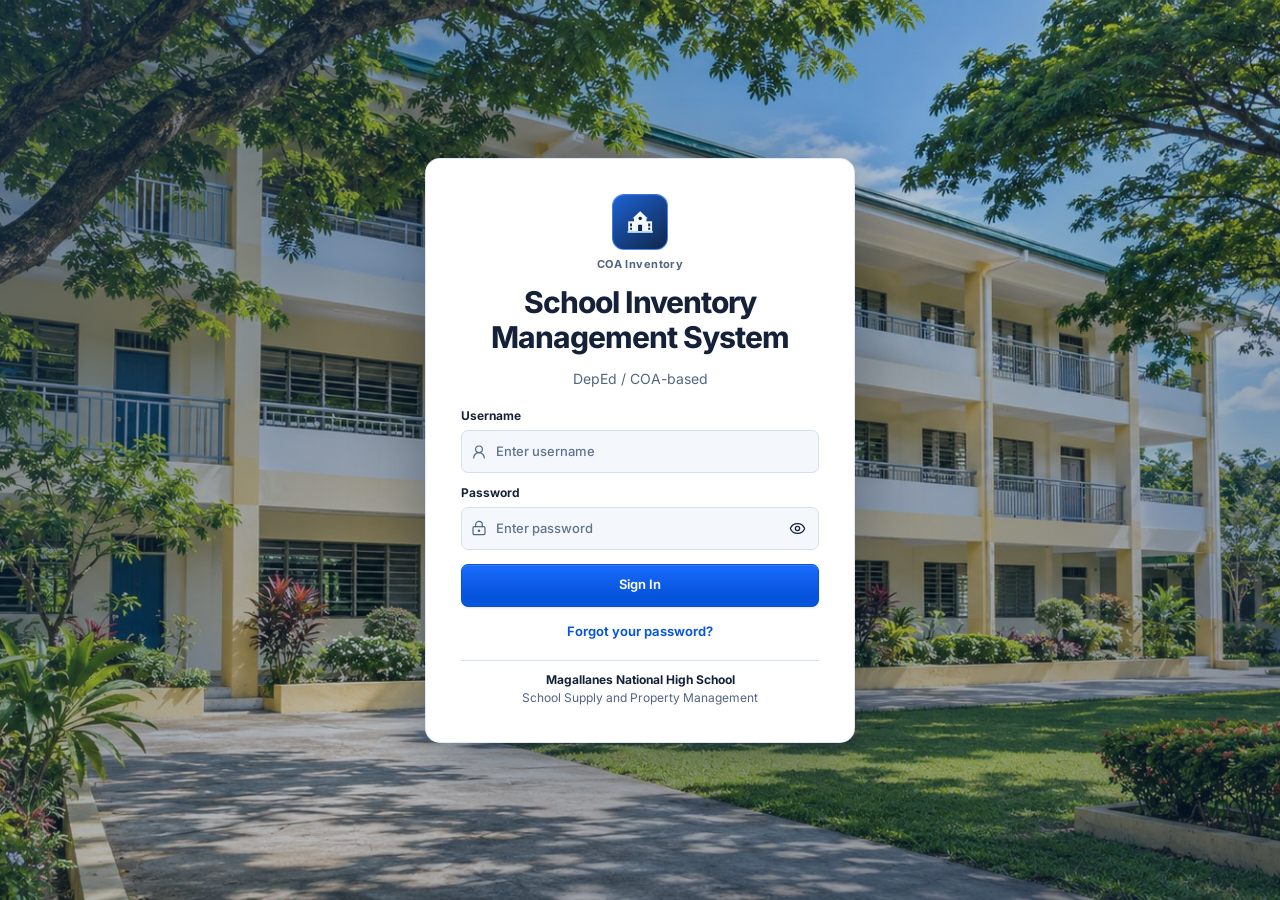
<file: index.html>
<!doctype html>
<html lang="en">
<head>
  <meta charset="utf-8">
  <meta name="viewport" content="width=device-width, initial-scale=1">
  <meta name="theme-color" content="#132d51">
  <meta name="description" content="School inventory and property management for Magallanes National High School">
  <title>Sign In | COA Inventory</title>
  <link rel="icon" href="icons/icon-192.png">
  <link rel="manifest" href="manifest.json">
  <link rel="stylesheet" href="css/app.css">
  <script src="libs/lucide.min.js" defer></script>
  <script src="libs/socket.io.min.js" defer></script>
  <script src="libs/jsQR.js" defer></script>
  <script type="module" src="js/app.js"></script>
</head>
<body data-page="index">
  <div id="app" aria-busy="true"><main class="page"><p class="muted">Loading sign in…</p></main></div>
  <div id="toast" class="toast" role="status" aria-live="polite" hidden></div>
  <dialog id="dialog" aria-labelledby="dialog-title"></dialog>
  <noscript><p>This application needs JavaScript to connect to the inventory service.</p></noscript>
</body>
</html>
</file>
<file: css/app.css>
/* School Inventory Management System */
@font-face {
  font-family: Inter;
  src: url('../fonts/inter-latin-ext-wght-normal.woff2') format('woff2');
  font-weight: 100 900;
  font-style: normal;
  font-display: swap;
  unicode-range: U+0100-02BA,U+02BD-02C5,U+02C7-02CC,U+02CE-02D7,U+02DD-02FF,U+0304,U+0308,U+0329,U+1D00-1DBF,U+1E00-1E9F,U+1EF2-1EFF,U+2020,U+20A0-20AB,U+20AD-20C0,U+2113,U+2C60-2C7F,U+A720-A7FF;
}
@font-face {
  font-family: Inter;
  src: url('../fonts/inter-latin-wght-normal.woff2') format('woff2');
  font-weight: 100 900;
  font-style: normal;
  font-display: swap;
  unicode-range: U+0000-00FF,U+0131,U+0152-0153,U+02BB-02BC,U+02C6,U+02DA,U+02DC,U+0304,U+0308,U+0329,U+2000-206F,U+20AC,U+2122,U+2191,U+2193,U+2212,U+2215,U+FEFF,U+FFFD;
}

:root {
  color-scheme: light;
  --font: Inter, "Segoe UI Variable", "Segoe UI", Roboto, Arial, sans-serif;
  --body: #edf3fa;
  --surface: #fff;
  --surface-alt: #f4f7fc;
  --surface-strong: #e7eff9;
  --text: #152138;
  --muted: #536581;
  --faint: #60728e;
  --line: #d5e1ef;
  --blue: #0755dc;
  --blue-dark: #0649bd;
  --blue-wash: #e8f1ff;
  --green: #146b40;
  --green-wash: #dff5e8;
  --amber: #855400;
  --amber-wash: #fff0cc;
  --red: #a92439;
  --red-wash: #ffe8ec;
  --purple: #6240ac;
  --purple-wash: #f0eaff;
  --sidebar: #132d51;
  --sidebar-end: #0c2342;
  --sidebar-w: 222px;
  --topbar-h: 65px;
  --radius: 10px;
  --shadow: 0 1px 2px #173a6810, 0 5px 18px #29497608;
}

html[data-theme="dark"], body[data-theme="dark"], body.dark, html.dark {
  color-scheme: dark;
  --body: #101a2a;
  --surface: #18263b;
  --surface-alt: #1c2b42;
  --surface-strong: #253955;
  --text: #eaf1fb;
  --muted: #a9bad0;
  --faint: #98aac0;
  --line: #344964;
  --blue: #77a9ff;
  --blue-dark: #6498f0;
  --blue-wash: #213e65;
  --green: #93deaf;
  --green-wash: #1c453a;
  --amber: #ffcf70;
  --amber-wash: #473a24;
  --red: #ff9bac;
  --red-wash: #4a293a;
  --purple: #c9afff;
  --purple-wash: #392d57;
  --sidebar: #142847;
  --sidebar-end: #101e34;
  --shadow: 0 1px 2px #020b17a0;
}

*, *::before, *::after { box-sizing: border-box; }
html { min-height: 100%; }
body { margin: 0; min-height: 100vh; color: var(--text); background: var(--body); font: 14px/1.48 var(--font); font-optical-sizing: auto; }
::selection { background: #246ff9; color: #fff; }
button, input, select, textarea { font: inherit; }
button, summary, select { cursor: pointer; }
button:disabled, input:disabled, select:disabled { cursor: not-allowed; opacity: .57; }
input, textarea { min-width: 0; }
input[type="checkbox"], input[type="radio"] { min-height: auto; min-width: auto; accent-color: #1766e9; }
:focus-visible { outline: 3px solid #528dff; outline-offset: 3px; }
a { color: var(--blue); text-decoration: none; }
a:hover { text-decoration: underline; text-underline-offset: 3px; }
img, canvas, video { max-width: 100%; }
svg { flex-shrink: 0; vertical-align: middle; }
[hidden] { display: none !important; }
h1, h2, h3, h4, p { margin: 0; }
h1 { font-size: clamp(24px, 2.2vw, 31px); line-height: 1.18; font-weight: 750; letter-spacing: -.035em; }
h2 { font-size: 17px; line-height: 1.35; font-weight: 730; letter-spacing: -.015em; }
h3 { font-size: 15px; line-height: 1.35; font-weight: 710; }
h4 { font-size: 13px; font-weight: 700; }
small, .small { font-size: 12px; }
hr { margin: 14px 0; border: 0; border-top: 1px solid var(--line); }
.muted, .subtitle, .secondary-text, .help, .hint { color: var(--muted); }
.help, .hint { font-size: 12px; }
.nowrap { white-space: nowrap; }
.grow, .stretch { flex: 1; min-width: 0; }
.spacer { flex: 1; }
.strong { font-weight: 700; }
.numeric, .number, [data-type="number"] { text-align: right; font-variant-numeric: tabular-nums; }
.sr-only, .visually-hidden { position: absolute; width: 1px; height: 1px; margin: -1px; padding: 0; overflow: hidden; clip-path: inset(50%); white-space: nowrap; border: 0; }

/* Persistent application navigation */
.app-shell, .shell { display: grid; grid-template-columns: var(--sidebar-w) minmax(0,1fr); min-height: 100vh; }
.sidebar { display: flex; flex-direction: column; position: sticky; inset-block-start: 0; align-self: start; height: 100dvh; z-index: 20; min-width: 0; color: #e6effb; background: linear-gradient(164deg,var(--sidebar) 1%,var(--sidebar-end) 87%); border-right: 1px solid #092143; }
.brand { display: flex; gap: 11px; align-items: center; min-height: var(--topbar-h); padding: 11px 16px; color: #fff; font-size: 16px; font-weight: 740; letter-spacing: -.015em; border-bottom: 1px solid #b6d3ff22; background: linear-gradient(120deg,#d4e6ff10,#d4e6ff00 74%); }
.brand:hover { color: #fff; text-decoration: none; }
.brand-mark, .brand-icon, .logo-mark { display: inline-grid; place-items: center; flex: none; width: 36px; height: 36px; color: #fff; background: linear-gradient(155deg,#397bf9,#0a50cc); border: 1px solid #ffffff38; border-radius: 8px; box-shadow: inset 0 1px #ffffff28; }
.brand-mark img, .brand-icon img, .logo-mark img { display: block; width: 100%; height: 100%; border-radius: inherit; }
.brand-mark svg, .brand-icon svg, .logo-mark svg { width: 21px; height: 21px; }
.brand small { display: block; color: #b8cee9; font-weight: 500; font-size: 10px; letter-spacing: .01em; }
.nav, .sidebar-nav { display: grid; align-content: start; flex: 1; min-height: 0; overflow-y: auto; padding: 13px 9px; gap: 3px; }
.nav-label { margin: 9px 10px 6px; color: #a5bedf; font-size: 10px; font-weight: 650; text-transform: uppercase; letter-spacing: .08em; }
.nav-link, .sidebar nav a, .sidebar nav button { display: flex; align-items: center; gap: 10px; min-height: 40px; width: 100%; padding: 8px 11px; border: 1px solid transparent; border-radius: 7px; color: #e6effb; background: transparent; font-weight: 560; line-height: 1.22; text-align: left; white-space: nowrap; }
.nav-link svg, .sidebar nav a svg, .sidebar nav button svg { width: 17px; height: 17px; }
.nav-link:hover, .sidebar nav a:hover, .sidebar nav button:hover { background: #c3d9ff18; color: white; text-decoration: none; }
.nav-link.active, .sidebar nav .active, .sidebar nav [aria-current="page"], .nav-link[aria-current="page"] { background: linear-gradient(180deg,#2677ff,#135de5); color: #fff; border-color: #5592ff55; box-shadow: 0 3px 7px #06142950, inset 0 1px #fff2; }
.sidebar-bottom, .sidebar-foot { padding: 12px 13px; margin-top: auto; border-top: 1px solid #b6d3ff22; color: #c0d1e7; font-size: 12px; }
.sidebar-bottom a, .sidebar-foot a { color: #edf4ff; }
.sidebar-backdrop, .nav-backdrop { display: none; }
.app-main, .app-content, .workspace { min-width: 0; }
.topbar { position: sticky; inset-block-start: 0; z-index: 10; min-height: var(--topbar-h); display: flex; align-items: center; justify-content: space-between; gap: 14px; background: var(--surface); border-bottom: 1px solid var(--line); padding: 8px clamp(15px,2.4vw,30px); }
.topbar-title, .school-name { display: block; color: var(--text); font-weight: 730; line-height: 1.24; }
.school { min-width: 0; line-height: 1.24; }
.school strong { display: block; font-weight: 730; }
.topbar small, .school-subtitle { display: block; color: var(--muted); font-size: 11px; line-height: 1.4; }
.topbar-actions, .topbar-right, .account { display: flex; align-items: center; gap: 9px; margin-left: auto; }
.account { gap: 8px; }
.topbar .account-name, .user-name { display: block; color: var(--text); font-size: 12px; font-weight: 700; line-height: 1.2; }
.avatar { display: inline-grid; place-items: center; width: 35px; height: 35px; border-radius: 50%; background: var(--blue-wash); color: var(--blue); border: 1px solid var(--line); font-size: 12px; font-weight: 740; flex: none; overflow: hidden; }
.avatar img, img.avatar { object-fit: cover; }
.account-menu { position: relative; }
.account-menu summary { display: flex; align-items: center; gap: 8px; list-style: none; border-radius: 8px; padding: 3px; }
.account-menu summary::-webkit-details-marker { display: none; }
.account-menu summary > svg { width: 14px; height: 14px; color: var(--muted); }
.account-menu summary:hover { background: var(--surface-alt); }
.account-popover { position: absolute; z-index: 30; inset: calc(100% + 7px) 0 auto auto; min-width: 166px; display: grid; gap: 4px; padding: 7px; background: var(--surface); border: 1px solid var(--line); border-radius: 9px; box-shadow: 0 8px 24px #122f5138; }
.account-popover .btn { justify-content: flex-start; border-color: transparent; }
.sidebar-version { display: block; margin: 3px 5px; font-size: 11px; }
.menu-toggle, .nav-toggle { display: inline-grid; }
.page, .page-content, .content { width: 100%; max-width: 1680px; margin-inline: auto; padding: 22px clamp(14px,2.4vw,30px) 36px; min-width: 0; }
.page-head, .page-header { display: flex; align-items: center; justify-content: space-between; flex-wrap: wrap; gap: 10px 18px; margin-bottom: 17px; }
.page-title, .page-head h1 { display: flex; align-items: center; gap: 10px; }
.page-title svg, .page-head h1 svg { color: var(--blue); width: 28px; height: 28px; }
.page-head p, .page-header p { color: var(--muted); font-size: 13px; margin-top: 4px; }
.page-meta, .today { color: var(--muted); font-variant-numeric: tabular-nums; font-size: 13px; }
.date-chip { display: inline-flex; align-items: center; gap: 6px; color: var(--muted); font-size: 12px; font-weight: 620; font-variant-numeric: tabular-nums; }
.date-chip svg { width: 15px; height: 15px; color: var(--blue); }

/* Shared surfaces, controls, filters and tables */
.panel, .card { min-width: 0; border: 1px solid var(--line); border-radius: var(--radius); background: var(--surface); box-shadow: var(--shadow); }
.panel-head, .card-head { display: flex; align-items: center; justify-content: space-between; flex-wrap: wrap; gap: 8px; padding: 13px 15px; border-bottom: 1px solid var(--line); }
.panel-head p, .card-head p { color: var(--muted); font-size: 12px; margin-top: 3px; }
.panel-body, .card-body, .pad, .padded { padding: 15px; }
.panel-body > :is(.toolbar,.tabs):first-child, .panel-body > div:first-child > :is(.toolbar,.tabs):first-child { padding-top: 0; }
.panel > .toolbar, .card > .toolbar, .panel > .tabs, .card > .tabs { padding-inline: 14px; }
.panel + .panel, .card + .panel { margin-top: 14px; }
.stack { display: grid; gap: 14px; }
.stack > .panel, .stack > .card, .two-col > .panel, .three-col > .panel, .scanner-grid > .panel, .dashboard-grid > .panel, .portal-grid > .panel { margin-top: 0; }
.row, .actions, .controls, .page-actions, .toolbar, .button-row, .form-actions { display: flex; align-items: center; flex-wrap: wrap; gap: 8px; }
.row.between, .between { justify-content: space-between; }
.right, .form-actions, .actions.end { justify-content: flex-end; }
.toolbar { padding-block: 12px; }
.toolbar > :is(input[type="search"], .search, .searchbox, .search-box) { flex: 1 1 215px; }
.toolbar > :is(select, input[type="date"]) { flex: 0 1 165px; }
.search, .searchbox, .search-box, .input-icon { display: flex; position: relative; align-items: center; gap: 8px; color: var(--muted); }
label.search-box:has(> input) { display: flex; }
.search input, .searchbox input, .search-box input, .input-icon input { flex: 1; width: 100%; }
.search > svg, .searchbox > svg, .search-box > svg, .input-icon > svg { width: 16px; height: 16px; flex: none; }
.search-box > svg, .input-icon > svg { position: absolute; left: 10px; pointer-events: none; }
.search-box > input, .input-icon > input { padding-left: 34px !important; }
.input-icon:has(> button) > input { padding-right: 41px; }
.input-icon > button { position: absolute; right: 4px; border-color: transparent; }
.tabs, .mode-tabs, .segments { display: flex; align-items: center; gap: 6px; flex-wrap: nowrap; max-width: 100%; overflow-x: auto; padding-block: 9px; scrollbar-width: thin; }
.tab, .tabs > button, .tabs > a, .mode-tabs > button, .segments > button { display: inline-flex; align-items: center; justify-content: center; flex: none; gap: 6px; min-height: 35px; padding: 6px 12px; color: var(--muted); border-radius: 6px; border: 1px solid var(--line); background: var(--surface-alt); font-size: 12px; font-weight: 620; text-decoration: none; white-space: nowrap; }
.tabs svg, .mode-tabs svg, .segments svg { width: 15px; height: 15px; }
.tab:hover, .tabs > button:hover, .tabs > a:hover, .mode-tabs > button:hover, .segments > button:hover { color: var(--blue); border-color: var(--blue); }
.tab.active, .tabs > .active, .tabs > [aria-selected="true"], .mode-tabs > .active, .segments > .active { background: var(--blue-wash); color: var(--blue); border-color: color-mix(in srgb,var(--blue),transparent 60%); font-weight: 730; box-shadow: inset 0 -2px var(--blue); }
.mode-tabs > .active { background: #0858df; color: #fff; border-color: #0755d8; box-shadow: none; }
.tabs + .toolbar { border-top: 1px solid var(--line); }
.btn, .button, button:not([class]), input[type="submit"] { display: inline-flex; align-items: center; justify-content: center; gap: 7px; min-height: 36px; padding: 6px 12px; cursor: pointer; color: var(--text); background: var(--surface); border: 1px solid var(--line); border-radius: 7px; font-weight: 630; font-size: 13px; line-height: 1.2; text-decoration: none; white-space: nowrap; }
.btn:hover, .button:hover, button:not([class]):hover { background: var(--surface-alt); border-color: var(--faint); text-decoration: none; }
.btn svg, .button svg, button:not([class]) svg { width: 15px; height: 15px; }
.btn.primary, .btn-primary, .button.primary, button.primary, input[type="submit"] { color: #fff; background: linear-gradient(180deg,#1a6bfb,#0653dc 75%); border-color: #0752ce; box-shadow: inset 0 1px #fff2, 0 1px 2px #00266420; }
.btn.primary:hover, .btn-primary:hover, .button.primary:hover, button.primary:hover, input[type="submit"]:hover { color: #fff; background: #0649bd; border-color: #0649bd; }
.btn.success, button.success { color: #fff; background: linear-gradient(#20884f,#14723c); border-color: #116638; }
.btn.success:hover, button.success:hover { color: #fff; background: #105c33; border-color: #105c33; }
.btn.danger, button.danger { color: var(--red); border-color: color-mix(in srgb,var(--red),transparent 65%); }
.btn.danger:hover, button.danger:hover { background: var(--red-wash); border-color: var(--red); }
.btn.ghost, .ghost, .icon-btn, .icon-button { background: transparent; }
.icon-btn, .icon-button { display: inline-grid; place-items: center; place-content: center; width: 35px; height: 35px; padding: 0; color: var(--text); border: 1px solid var(--line); border-radius: 7px; flex: none; }
.icon-btn:hover, .icon-button:hover { background: var(--surface-strong); }
.icon-btn svg, .icon-button svg { width: 17px; height: 17px; }
.icon-btn > span, .icon-button > span { position: absolute; width: 1px; height: 1px; padding: 0; overflow: hidden; clip-path: inset(50%); white-space: nowrap; }
.text-button { appearance: none; border: 0; background: none; color: var(--blue); padding: 2px 0; justify-self: center; font-size: 13px; font-weight: 650; }
.text-button:hover { text-decoration: underline; text-underline-offset: 2px; }
.btn.small, .btn.sm, .button.small, table .btn { min-height: 29px; padding: 3px 8px; font-size: 11px; }
.btn.block, .full-width { width: 100%; }
label, .field-label { color: var(--text); font-size: 12px; font-weight: 680; }
.field, label:has(> :is(input:not([type="checkbox"],[type="radio"]), select, textarea)) { display: grid; align-content: start; gap: 5px; min-width: 0; }
.field > input, .field > select, .field > textarea { width: 100%; }
input:not([type="checkbox"],[type="radio"],[type="submit"],[type="button"]), select, textarea { min-height: 36px; max-width: 100%; padding: 7px 9px; background: var(--surface-alt); color: var(--text); border: 1px solid var(--line); border-radius: 7px; font-size: 13px; font-weight: 500; }
input::placeholder, textarea::placeholder { color: var(--faint); opacity: 1; }
input:not([type="checkbox"],[type="radio"]):focus, select:focus, textarea:focus { outline: none; border-color: #4b88fb; box-shadow: 0 0 0 3px #3c7efc29; }
textarea { min-height: 74px; resize: vertical; }
.form-grid, .two-col, .three-col { display: grid; gap: 13px; grid-template-columns: repeat(2,minmax(0,1fr)); align-items: start; }
.three-col { grid-template-columns: repeat(3,minmax(0,1fr)); }
.detail-grid { display: grid; gap: 8px; grid-template-columns: repeat(auto-fit,minmax(min(100%,180px),1fr)); padding-bottom: 11px; }
.info-line { display: flex; justify-content: space-between; align-items: center; flex-wrap: wrap; gap: 4px 10px; min-width: 0; padding: 8px 10px; border: 1px solid var(--line); border-radius: 7px; background: var(--surface-alt); overflow-wrap: anywhere; }
.span-2, .full { grid-column: 1 / -1; }
.table-wrap, .table-scroll, .data-table-wrap { max-width: 100%; min-width: 0; overflow-x: auto; scrollbar-width: thin; }
table { max-width: 100%; width: 100%; border-collapse: collapse; border-spacing: 0; color: var(--text); text-align: left; font-size: 13px; font-variant-numeric: tabular-nums; }
thead, .table-head { background: var(--surface-strong); }
th { font-weight: 740; white-space: nowrap; }
td, th { padding: 9px 12px; vertical-align: middle; border-bottom: 1px solid var(--line); }
tbody tr:nth-child(even) { background: var(--surface-alt); }
tbody tr:hover { background: var(--blue-wash); }
th:first-child, td:first-child { padding-left: 15px; }
th:last-child, td:last-child { padding-right: 15px; }
td .actions { flex-wrap: nowrap; gap: 4px; }
td a { font-weight: 620; }
td input[type="number"] { max-width: 80px; min-height: 30px; padding: 4px 6px; }
.compact td, .compact th { padding-block: 6px; }
.status, .badge, .chip, .pill { display: inline-flex; align-items: center; align-self: center; justify-content: center; gap: 4px; width: fit-content; max-width: 100%; padding: 2px 8px; border: 1px solid transparent; border-radius: 999px; background: var(--blue-wash); color: var(--blue); font-size: 11px; line-height: 1.35; font-weight: 710; white-space: nowrap; }
.status.ok, .status.good, .status.green, .status.success, .badge.ok, .badge.green, .badge.success, .chip.green, .pill.green, [data-tone="positive"], [data-tone="success"] { background: var(--green-wash); color: var(--green); }
.status.warn, .status.warning, .status.amber, .badge.amber, .badge.warn, .badge.warning, .chip.amber, .pill.amber, [data-tone="warning"] { background: var(--amber-wash); color: var(--amber); }
.status.error, .status.danger, .status.red, .badge.red, .badge.error, .badge.danger, .chip.red, .pill.red, [data-tone="danger"], [data-tone="error"] { background: var(--red-wash); color: var(--red); }
.status.neutral, .badge.neutral { background: var(--surface-strong); color: var(--muted); }
.pagination, .table-footer { display: flex; align-items: center; justify-content: space-between; flex-wrap: wrap; gap: 7px; padding: 11px 14px; color: var(--muted); font-size: 12px; }
.pagination .active { background: #0755dc; border-color: #0755dc; color: #fff; }
.page-number { display: inline-grid; place-items: center; min-width: 27px; height: 27px; border-radius: 5px; background: #0755dc; color: #fff; font-weight: 650; }
.empty, .empty-state { text-align: center; padding: 35px 15px; color: var(--muted); }
.empty :is(h2,h3), .empty-state :is(h2,h3) { color: var(--text); }
.empty svg, .empty-state svg { display: block; width: 28px; height: 28px; margin: 0 auto 8px; color: var(--blue); }
.empty p, .empty-state p { margin: 4px auto 0; max-width: 45ch; }
.empty > .btn, .empty-state > .btn { margin-top: 12px; }
.alert, .notice, .banner, .error-box { padding: 10px 12px; border: 1px solid var(--line); border-radius: 8px; background: var(--blue-wash); color: var(--text); }
.alert.error, .notice.error, .error-box, [role="alert"].error { background: var(--red-wash); border-color: color-mix(in srgb,var(--red),transparent 65%); color: var(--red); }
.alert.success, .notice.success { background: var(--green-wash); color: var(--green); }
.alert.warn, .notice.warn, .notice.warning { background: var(--amber-wash); color: var(--amber); }
.form-alert { margin-top: 9px; padding: 8px 10px; border-radius: 7px; color: var(--red); background: var(--red-wash); font-size: 13px; }
.connection-banner { padding: 9px clamp(12px,2.4vw,30px); background: var(--amber-wash); color: var(--amber); border-bottom: 1px solid color-mix(in srgb,var(--amber),transparent 70%); font-size: 13px; }
.notice-list { display: grid; gap: 6px; }
.notice-list a { display: flex; align-items: center; gap: 9px; padding: 9px; border: 1px solid var(--line); border-radius: 7px; background: var(--surface-alt); color: var(--text); }
.notice-list svg { color: var(--blue); width: 16px; height: 16px; }
.toast, .toasts, #toast { position: fixed; bottom: 18px; right: 18px; z-index: 100; max-width: min(420px,calc(100vw - 36px)); }
.toast:not(:empty), #toast:not(:empty) { padding: 11px 14px; background: var(--text); color: var(--surface); border-radius: 8px; box-shadow: 0 10px 36px #11263b44; }
#toast.success:not(:empty) { background: #165f3b; color: #fff; }
#toast.error:not(:empty) { background: #8e2638; color: #fff; }

/* Dashboard and teacher portal */
.metrics, .metric-grid, .stats-grid { display: grid; grid-template-columns: repeat(4,minmax(0,1fr)); gap: 12px; margin-bottom: 14px; }
.metric, .stat-card { min-width: 0; display: grid; position: relative; gap: 2px 10px; align-content: center; grid-template-columns: auto minmax(0,1fr); background: linear-gradient(150deg,var(--surface),var(--surface-alt)); padding: 14px 13px; min-height: 91px; border: 1px solid var(--line); border-radius: var(--radius); box-shadow: var(--shadow); }
.metric > div:last-child, .stat-card > div:last-child { min-width: 0; }
.metric-icon, .stat-icon, .action-icon { display: grid; place-items: center; grid-row: span 3; align-self: center; width: 38px; height: 38px; border-radius: 9px; background: var(--blue-wash); color: var(--blue); }
.metric-icon svg, .stat-icon svg, .action-icon svg { width: 21px; height: 21px; }
.metric-icon.green, .stat-icon.green, .action-icon.green, .metric:nth-child(1) .metric-icon { background: var(--green-wash); color: var(--green); }
.metric-icon.amber, .stat-icon.amber, .action-icon.amber, .metric:nth-child(2) .metric-icon { background: var(--amber-wash); color: var(--amber); }
.metric-icon.purple, .stat-icon.purple, .action-icon.purple { background: var(--purple-wash); color: var(--purple); }
.metric-label, .stat-label { font-size: 12px; font-weight: 650; color: var(--muted); line-height: 1.25; }
.metric-value, .stat-value { display: block; font-weight: 760; font-size: clamp(19px,2vw,27px); letter-spacing: -.045em; font-variant-numeric: tabular-nums; line-height: 1.12; overflow-wrap: anywhere; padding-block: 2px; }
.metric-caption, .stat-caption { color: var(--muted); font-size: 11px; }
.dashboard-grid { display: grid; grid-template-columns: minmax(0,1.35fr) minmax(0,1fr); gap: 13px; align-items: stretch; margin-bottom: 14px; }
.dashboard-grid > .panel:has(#chart) { display: flex; flex-direction: column; }
.dashboard-grid > .panel:has(#chart) > .panel-body { flex: 1; display: flex; }
#chart { display: grid; flex: 1; min-width: 0; }
.summary-list, .stats-list, .activity-list { list-style: none; margin: 0; padding: 0; }
.summary-list > *, .stats-list > *, .activity-list > *, .summary-row { display: flex; justify-content: space-between; align-items: center; gap: 10px; padding: 8px 0; border-bottom: 1px solid var(--line); }
.summary-list > :last-child, .stats-list > :last-child, .activity-list > :last-child, .summary-row:last-child { border-bottom: 0; }
.summary-list strong, .stats-list strong, .summary-row strong { font-variant-numeric: tabular-nums; }
.summary-row span { display: inline-flex; align-items: center; gap: 8px; }
.summary-row strong.red { color: var(--red); }
.summary-row strong.amber { color: var(--amber); }
.summary-row strong.green { color: var(--green); }
.summary-row svg, .activity-list svg { width: 16px; height: 16px; color: var(--blue); }
.chart, .chart-bars, .bar-chart { display: flex; gap: 3px; align-items: end; position: relative; min-height: 153px; max-width: 100%; padding: 7px 3px 3px; isolation: isolate; }
.chart-bars, .bar-chart { flex: 1; background: repeating-linear-gradient(to top,transparent 0,transparent calc(25% - 1px),var(--line) calc(25% - 1px),var(--line) 25%); border-bottom: 1px solid var(--line); }
.chart-bar, .bar { display: block; position: relative; flex: 1; min-width: 2px; min-height: 2px; max-width: 23px; background: linear-gradient(#64a5ff,#2b78ed); border-radius: 3px 3px 0 0; }
.chart-labels { display: flex; justify-content: space-between; margin-top: 6px; color: var(--muted); font-size: 11px; }
.chart-area { display: grid; grid-template-columns: minmax(24px,auto) minmax(0,1fr); gap: 6px; }
.chart-axis { display: flex; flex-direction: column; justify-content: space-between; align-items: flex-end; padding: 0 3px 18px 0; font-variant-numeric: tabular-nums; font-size: 10px; color: var(--muted); }
.chart-area .chart-bars { height: 100%; min-height: 170px; padding: 0 5px 19px 0; background-size: 100% calc(100% - 17px); background-repeat: no-repeat; border-bottom: 0; }
.chart-column { display: flex; flex: 1; justify-content: center; align-items: end; min-width: 1px; position: relative; height: 100%; }
.chart-column .chart-bar { height: var(--bar-height,2%); max-width: 20px; min-width: 1px; }
.chart-column > small { position: absolute; top: 100%; left: 50%; translate: -50% 1px; color: var(--muted); font-size: 8px; font-variant-numeric: tabular-nums; white-space: nowrap; }
.chart-column:first-child > small { left: 0; translate: 0 1px; }
.chart-column:last-child > small { left: auto; right: 0; translate: 0 1px; }
.quick-actions, .action-grid { display: grid; grid-template-columns: repeat(auto-fit,minmax(124px,1fr)); gap: 9px; }
.quick-action, .action-tile, .quick-actions > a, .quick-actions > button { display: flex; flex-direction: column; align-items: center; justify-content: center; gap: 6px; min-height: 78px; padding: 10px 7px; border: 1px solid var(--line); border-radius: 8px; background: var(--surface-alt); color: var(--text); font-size: 12px; font-weight: 670; line-height: 1.2; text-align: center; white-space: normal; }
.quick-action:hover, .action-tile:hover, .quick-actions > a:hover, .quick-actions > button:hover { background: var(--blue-wash); border-color: var(--blue); text-decoration: none; }
.quick-action svg, .action-tile svg, .quick-actions > a svg, .quick-actions > button svg { width: 24px; height: 24px; color: var(--blue); }
.quick-action small { color: var(--muted); font-size: 10px; }
.quick-action.primary, .action-tile.primary { background: var(--blue-wash); border-color: color-mix(in srgb,var(--blue),transparent 63%); color: var(--blue); }
.quick-action.green svg { color: var(--green); }
.quick-action.purple svg { color: var(--purple); }
.quick-action.quick-primary { color: var(--blue); background: var(--blue-wash); border-color: color-mix(in srgb,var(--blue),transparent 60%); }
.quick-action.quick-primary:hover { border-color: var(--blue); }
.dashboard-grid + .stack { margin-bottom: 17px; }
.portal-grid { display: grid; grid-template-columns: minmax(0,1.5fr) minmax(190px,.68fr); gap: 14px; align-items: stretch; margin-bottom: 14px; }
.profile-card, .employee-card { display: flex; align-items: center; gap: 12px; }
.profile-card .avatar, .employee-card .avatar, .avatar.large { width: 55px; height: 55px; font-size: 18px; }
.qr-card { display: grid; justify-items: center; gap: 9px; text-align: center; }
.qr-img, .qr-card img { display: block; width: min(150px,100%); height: auto; padding: 5px; border-radius: 5px; background: #fff; }

/* Quick Scanner and inventory count */
.scanner-grid { display: grid; grid-template-columns: minmax(210px,.7fr) minmax(0,1.65fr); gap: 13px; align-items: start; }
.scanner-modes { margin-bottom: 13px; }
.scanner-modes .panel-body { display: flex; align-items: center; gap: 9px; padding: 10px 12px; }
.scanner-modes .panel-body > .tabs { flex: 1; min-width: 0; padding: 0; }
.scanner-modes .tabs > .active { color: #fff; background: linear-gradient(180deg,#1a6bfb,#0653dc 75%); border-color: #0752ce; box-shadow: inset 0 1px #fff2; }
.scanner-modes select { margin-left: auto; }
.scanner-person { display: flex; align-items: center; gap: 10px; padding: 10px; margin-bottom: 9px; border: 1px solid var(--line); border-radius: 8px; background: var(--surface-alt); }
.scanner-person .avatar.big { width: 46px; height: 46px; font-size: 16px; }
.scanner-person small, .scanner-grid .info-line small, .table-sub { display: block; color: var(--muted); font-size: 11px; }
.scan-entry { flex-wrap: nowrap; margin-block: 9px 8px; }
.panel-body > .scan-entry:first-child { margin-top: 0; }
.scan-entry input { flex: 1; width: 100%; }
.scanner-tools { margin-bottom: 9px; }
.scan-status:not(:empty) { margin: 8px 0; font-size: 12px; }
.scanner-footer { display: grid; grid-template-columns: minmax(0,3fr) minmax(150px,1fr); gap: 13px; }
.scanner-totals { display: grid; align-content: start; border: 1px solid var(--line); border-radius: 8px; background: var(--blue-wash); }
.scanner-totals .info-line { align-items: baseline; color: var(--text); border: 0; border-bottom: 1px solid var(--line); background: none; border-radius: 0; font-size: 12px; }
.scanner-totals .info-line:last-child { border-bottom: 0; }
.scanner-totals strong { font-variant-numeric: tabular-nums; }
.scanner-actions { margin-top: 12px; justify-content: flex-end; }
.scanner-grid + #scanner-form { margin-top: 13px; }
.status-dot { display: inline-flex; align-items: center; gap: 6px; color: var(--muted); font-size: 12px; }
.status-dot::before { content: ""; width: 7px; height: 7px; border-radius: 50%; background: #2ba864; }
.status-dot.offline::before { background: #e9a527; }
.scan-column, .cart-column { min-width: 0; display: grid; gap: 12px; }
.scan-input, .scan-row { display: flex; align-items: center; gap: 7px; }
.scan-input input, .scan-row input { flex: 1; width: 100%; }
.camera-view, .scan-viewport, .camera-preview { display: grid; place-items: center; isolation: isolate; overflow: hidden; min-height: 156px; position: relative; border: 1px solid var(--line); border-radius: 9px; background: radial-gradient(ellipse at 50% 39%,var(--surface),var(--surface-strong)); color: var(--blue); }
.camera-view video, .scan-viewport video, .camera-preview video { display: block; width: 100%; max-height: 330px; object-fit: cover; }
.camera-stop { position: absolute; right: 8px; bottom: 8px; z-index: 2; }
.scan-frame { display: grid; place-items: center; width: 87px; height: 87px; position: absolute; inset: 50% auto auto 50%; translate: -50% -50%; z-index: 1; pointer-events: none; color: #0755dc; background: linear-gradient(currentColor,currentColor) left top / 20px 3px no-repeat,linear-gradient(currentColor,currentColor) left top / 3px 20px no-repeat,linear-gradient(currentColor,currentColor) right top / 20px 3px no-repeat,linear-gradient(currentColor,currentColor) right top / 3px 20px no-repeat,linear-gradient(currentColor,currentColor) left bottom / 20px 3px no-repeat,linear-gradient(currentColor,currentColor) left bottom / 3px 20px no-repeat,linear-gradient(currentColor,currentColor) right bottom / 20px 3px no-repeat,linear-gradient(currentColor,currentColor) right bottom / 3px 20px no-repeat; }
.scan-frame::after { content: ""; width: 67%; height: 2px; position: absolute; left: 16.5%; top: calc(50% - 1px); background: #2680ff; border-radius: 3px; }
.scan-target, .scan-placeholder { display: grid; gap: 8px; place-items: center; padding: 15px; text-align: center; color: var(--muted); }
.scan-target svg, .scan-placeholder svg { width: 42px; height: 42px; color: var(--blue); }
.detected-employee, .scan-result, .cart-total { padding: 11px 12px; border: 1px solid var(--line); border-radius: 8px; background: var(--surface-alt); }
.cart-total { background: var(--blue-wash); }
.quantity, .qty, .qty-control { display: inline-flex; gap: 3px; align-items: center; font-variant-numeric: tabular-nums; }
.quantity input, .qty input, .qty-control input { width: 50px; text-align: center; }
.quantity button, .qty button, .qty-control button { min-height: 28px; padding-inline: 7px; }
.qty-control .icon-btn { width: 27px; height: 27px; min-height: 27px; padding: 0; }
.report-actions { display: flex; align-items: center; flex-wrap: wrap; gap: 4px; }
.report-actions .btn { padding-inline: 7px; }
.report-actions [data-format="xlsx"] { color: var(--green); background: var(--green-wash); }
.report-actions [data-format="pdf"] { color: var(--red); background: var(--red-wash); }
.report-actions [data-format="docx"] { color: var(--blue); background: var(--blue-wash); }
.steps, .stepper { display: flex; gap: 9px; align-items: center; overflow: auto; margin: 0 0 13px; padding: 11px 13px; background: var(--surface); border: 1px solid var(--line); border-radius: 9px; list-style: none; }
.step { display: flex; align-items: center; gap: 6px; color: var(--muted); white-space: nowrap; font-size: 12px; }
.step > :first-child { display: grid; place-items: center; width: 23px; height: 23px; border-radius: 50%; background: var(--surface-strong); }
.step.active { color: var(--blue); font-weight: 700; }
.step.active > :first-child { color: white; background: #0755dc; }

/* Dialogs and sign-in */
dialog, .dialog, .modal { color: var(--text); font-family: var(--font); }
dialog { width: min(640px,calc(100vw - 28px)); max-height: calc(100dvh - 40px); overflow: auto; padding: 0; border: 1px solid var(--line); border-radius: 12px; background: var(--surface); box-shadow: 0 22px 75px #0a1a32a0; }
dialog::backdrop { background: #071b36a3; backdrop-filter: blur(2px); }
dialog.wide { width: min(1080px,calc(100vw - 28px)); }
.report-preview { display: block; width: 100%; height: min(65dvh,700px); border: 1px solid var(--line); border-radius: 7px; background: #fff; }
.dialog-head, .modal-head, .modal-header { display: flex; align-items: center; justify-content: space-between; gap: 10px; padding: 15px 18px; border-bottom: 1px solid var(--line); }
.dialog-body, .modal-body { padding: 17px 18px; }
.dialog-foot, .modal-foot, .modal-footer { display: flex; flex-wrap: wrap; justify-content: flex-end; gap: 8px; padding: 12px 18px; border-top: 1px solid var(--line); }
.login-page, .login-shell, body[data-page="login"], body.login { min-height: 100vh; min-height: 100dvh; display: grid; place-items: center; padding: clamp(16px,4vw,48px); background: linear-gradient(130deg,#0e2e52a1,#0e32503d 50%,#08213e80), #244866 url('../icons/campus.jpg') center 48% / cover no-repeat; }
.login-page .login-page, .login .login-shell, body[data-page="login"] > :is(.login-page,.login-shell) { min-height: auto; padding: 0; background: none; }
.login-card, .auth-card, .sign-in-card { width: min(100%,430px); min-width: 0; padding: clamp(22px,4vw,35px); display: grid; gap: 13px; background: var(--surface); border: 1px solid color-mix(in srgb,var(--line),transparent 25%); border-radius: 15px; box-shadow: 0 18px 70px #06172b70; }
.login-card .brand, .auth-card .brand { justify-content: center; padding: 0; min-height: auto; border: 0; background: none; color: var(--text); }
.login-card .brand-mark, .auth-card .brand-mark, .login-mark.hero { background: linear-gradient(155deg,#296cf5,#054abe); width: 56px; height: 56px; border-radius: 12px; }
.login-brand { display: flex; flex-direction: column; gap: 6px; align-items: center; font-size: 11px; font-weight: 710; letter-spacing: .04em; color: var(--muted); }
.login-card .brand-mark svg, .auth-card .brand-mark svg { width: 31px; height: 31px; }
.login-card > :is(h1,h2,p), .auth-card > :is(h1,h2,p), .login-head, .login-footer { text-align: center; }
.login-card h1, .auth-card h1 { font-size: clamp(24px,3vw,30px); max-width: 27ch; margin-inline: auto; text-wrap: balance; }
.login-card p, .auth-card p { color: var(--muted); }
.login-card form, .auth-card form, .login-form { display: grid; gap: 11px; margin-block: 5px 0; }
.login-card input:not([type="checkbox"]), .auth-card input:not([type="checkbox"]) { min-height: 43px; width: 100%; }
.login-card button[type="submit"], .auth-card button[type="submit"] { min-height: 43px; width: 100%; margin-top: 3px; }
.login-footer { margin: 4px 0 0; padding-top: 10px; border-top: 1px solid var(--line); color: var(--muted); font-size: 12px; }
.login-footer strong, .login-footer small { display: block; }
.login-footer strong { color: var(--text); }

@media (min-width: 900px) {
  .app-shell.nav-collapsed, .shell.nav-collapsed, body.nav-collapsed :is(.app-shell,.shell), :is(.app-shell,.shell)[data-nav-collapsed="true"], [data-nav-collapsed="true"] :is(.app-shell,.shell) { --sidebar-w: 60px; }
  .nav-collapsed .sidebar :is(.nav-link span,.brand > span:not(.brand-mark),.brand-label), [data-nav-collapsed="true"] .sidebar :is(.nav-link span,.brand > span:not(.brand-mark),.brand-label) { position: absolute; width: 1px; height: 1px; overflow: hidden; clip-path: inset(50%); white-space: nowrap; }
  .nav-collapsed .sidebar :is(.nav-label,.sidebar-version), [data-nav-collapsed="true"] .sidebar :is(.nav-label,.sidebar-version) { display: none; }
  .nav-collapsed .sidebar .brand, .nav-collapsed .sidebar .nav-link, [data-nav-collapsed="true"] .sidebar .brand, [data-nav-collapsed="true"] .sidebar .nav-link { justify-content: center; padding-inline: 0; }
}

@media (max-width: 1150px) {
  :root { --sidebar-w: 189px; }
  .metric { padding: 11px 9px; }
  .metric-icon, .stat-icon { width: 33px; height: 33px; }
  .metric-icon svg, .stat-icon svg { width: 18px; height: 18px; }
}

@media (max-width: 899px) {
  .app-shell, .shell { display: block; }
  .sidebar { position: fixed; inset: 0 auto 0 0; width: min(255px,84vw); height: 100dvh; transform: translateX(-106%); visibility: hidden; transition: transform .19s ease,visibility .19s ease; }
  :is(.nav-open,[data-nav-open="true"],.sidebar-open) .sidebar, .sidebar.is-open { transform: none; visibility: visible; }
  :is(.nav-open,[data-nav-open="true"],.sidebar-open) :is(.sidebar-backdrop,.nav-backdrop) { display: block; position: fixed; inset: 0; z-index: 19; border: 0; border-radius: 0; background: #06162f90; }
  .topbar { min-height: 56px; }
  .page, .page-content, .content { padding-top: 16px; }
  .table-wrap table, .table-scroll table, .data-table-wrap table { min-width: max-content; width: 100%; }
  .metrics, .metric-grid, .stats-grid { gap: 9px; }
}

@media (max-width: 650px) {
  .topbar { padding-inline: 12px; gap: 8px; }
  .topbar-actions, .topbar-right, .account { gap: 5px; }
  .topbar .avatar { width: 30px; height: 30px; }
  .topbar .account-name, .topbar .account-details, .topbar .topbar-date { display: none; }
  .page, .page-content, .content { padding-inline: 11px; }
  .metrics, .metric-grid, .stats-grid { grid-template-columns: repeat(2,minmax(0,1fr)); }
  .metric, .stat-card { min-height: 77px; }
  .dashboard-grid, .scanner-grid, .portal-grid, .three-col { grid-template-columns: minmax(0,1fr); }
  .scanner-footer { grid-template-columns: minmax(0,1fr); }
  .scanner-modes .panel-body { flex-wrap: wrap; }
  .scanner-modes .panel-body > .tabs { flex: 1 1 100%; }
  .scanner-modes select { margin-left: 0; }
  .quick-actions, .action-grid { grid-template-columns: repeat(3,minmax(0,1fr)); }
  .panel-head, .card-head, .panel-body, .card-body { padding: 11px; }
  .toolbar > :is(select,input[type="date"]) { flex: 1 1 125px; }
  .login-page, .login-shell, body[data-page="login"], body.login { background-position: 46% center; }
}

@media (max-width: 430px) {
  .form-grid, .two-col { grid-template-columns: minmax(0,1fr); }
  .topbar .school-subtitle, .topbar .school small { display: none; }
  .topbar .school strong { font-size: 12px; }
  .topbar .btn { font-size: 11px; min-height: 32px; padding-inline: 7px; }
  .quick-actions, .action-grid { grid-template-columns: repeat(2,minmax(0,1fr)); }
}

@media (prefers-reduced-motion: reduce) {
  *, *::before, *::after { scroll-behavior: auto !important; animation-duration: .01ms !important; transition-duration: .01ms !important; }
}

@media (forced-colors: active) {
  :is(.nav-link.active,.tab.active,.btn.primary,.btn.success) { border: 2px solid Highlight; }
  .scan-frame { border: 2px dashed Highlight; }
}

@media print {
  :root { color-scheme: light; --body: #fff; --surface: #fff; --text: #000; }
  .sidebar, .topbar, .no-print, .toast, button { display: none !important; }
  .app-shell, .shell { display: block; }
  .page, .page-content, .content { padding: 0; }
  .panel, .card { background: #fff; box-shadow: none; }
  thead { display: table-header-group; }
  tr { break-inside: avoid; }
}
</file>
